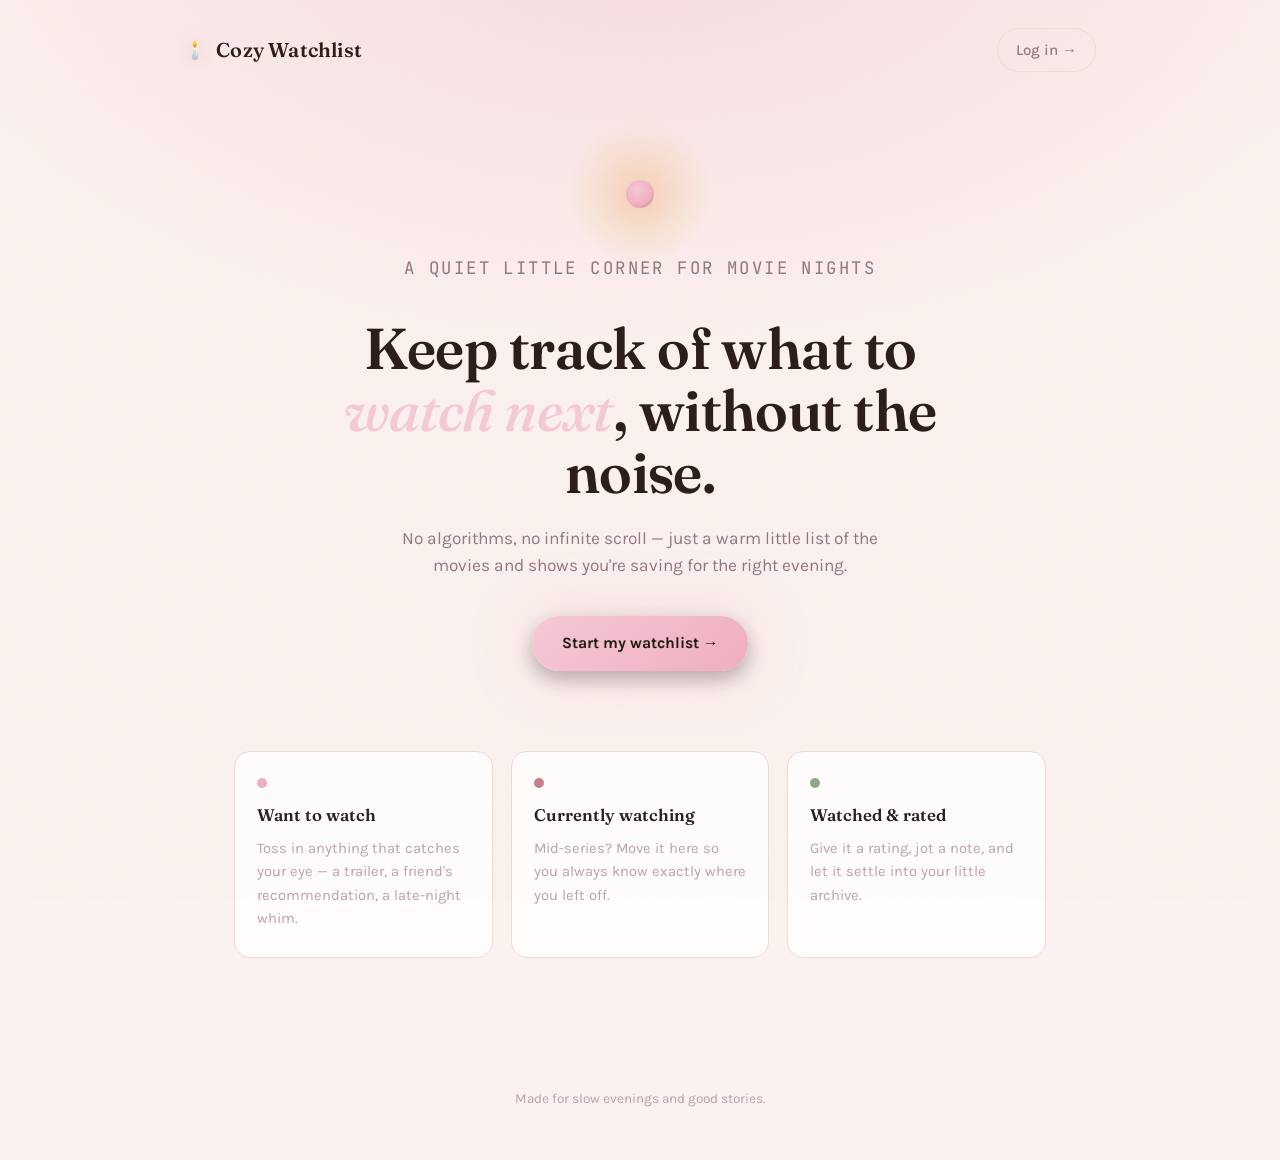
<file: index.html>
<!DOCTYPE html>
<html lang="en">
<head>
  <meta charset="UTF-8" />
  <meta name="viewport" content="width=device-width, initial-scale=1.0" />
  <title>Cozy Watchlist</title>
  <link rel="icon" href="data:image/svg+xml,<svg xmlns=%22http://www.w3.org/2000/svg%22 viewBox=%220 0 100 100%22><text y=%22.9em%22 font-size=%2290%22>🕯️</text></svg>" />
  <link rel="stylesheet" href="style.css" />
</head>
<body>

  <nav class="nav">
    <a href="/" class="nav__brand"><span class="nav__flame">🕯️</span> Cozy Watchlist</a>
    <a href="/login" class="nav__link">Log in →</a>
  </nav>

  <header class="hero">
    <div class="hero__lamp">
      <div class="hero__lamp-glow"></div>
      <div class="hero__lamp-core"></div>
    </div>
    <p class="hero__eyebrow">a quiet little corner for movie nights</p>
    <h1>Keep track of what to <em>watch next</em>, without the noise.</h1>
    <p>No algorithms, no infinite scroll — just a warm little list of the movies and shows you're saving for the right evening.</p>
    <a href="/signup" class="btn btn--primary">Start my watchlist →</a>
  </header>

  <section class="strip">
    <div class="strip__card">
      <div class="dot" style="background:var(--lamp)"></div>
      <h3>Want to watch</h3>
      <p>Toss in anything that catches your eye — a trailer, a friend's recommendation, a late-night whim.</p>
    </div>
    <div class="strip__card">
      <div class="dot" style="background:var(--ember)"></div>
      <h3>Currently watching</h3>
      <p>Mid-series? Move it here so you always know exactly where you left off.</p>
    </div>
    <div class="strip__card">
      <div class="dot" style="background:var(--sage)"></div>
      <h3>Watched &amp; rated</h3>
      <p>Give it a rating, jot a note, and let it settle into your little archive.</p>
    </div>
  </section>

  <footer class="footer">
    Made for slow evenings and good stories.
  </footer>

</body>
</html>
</file>
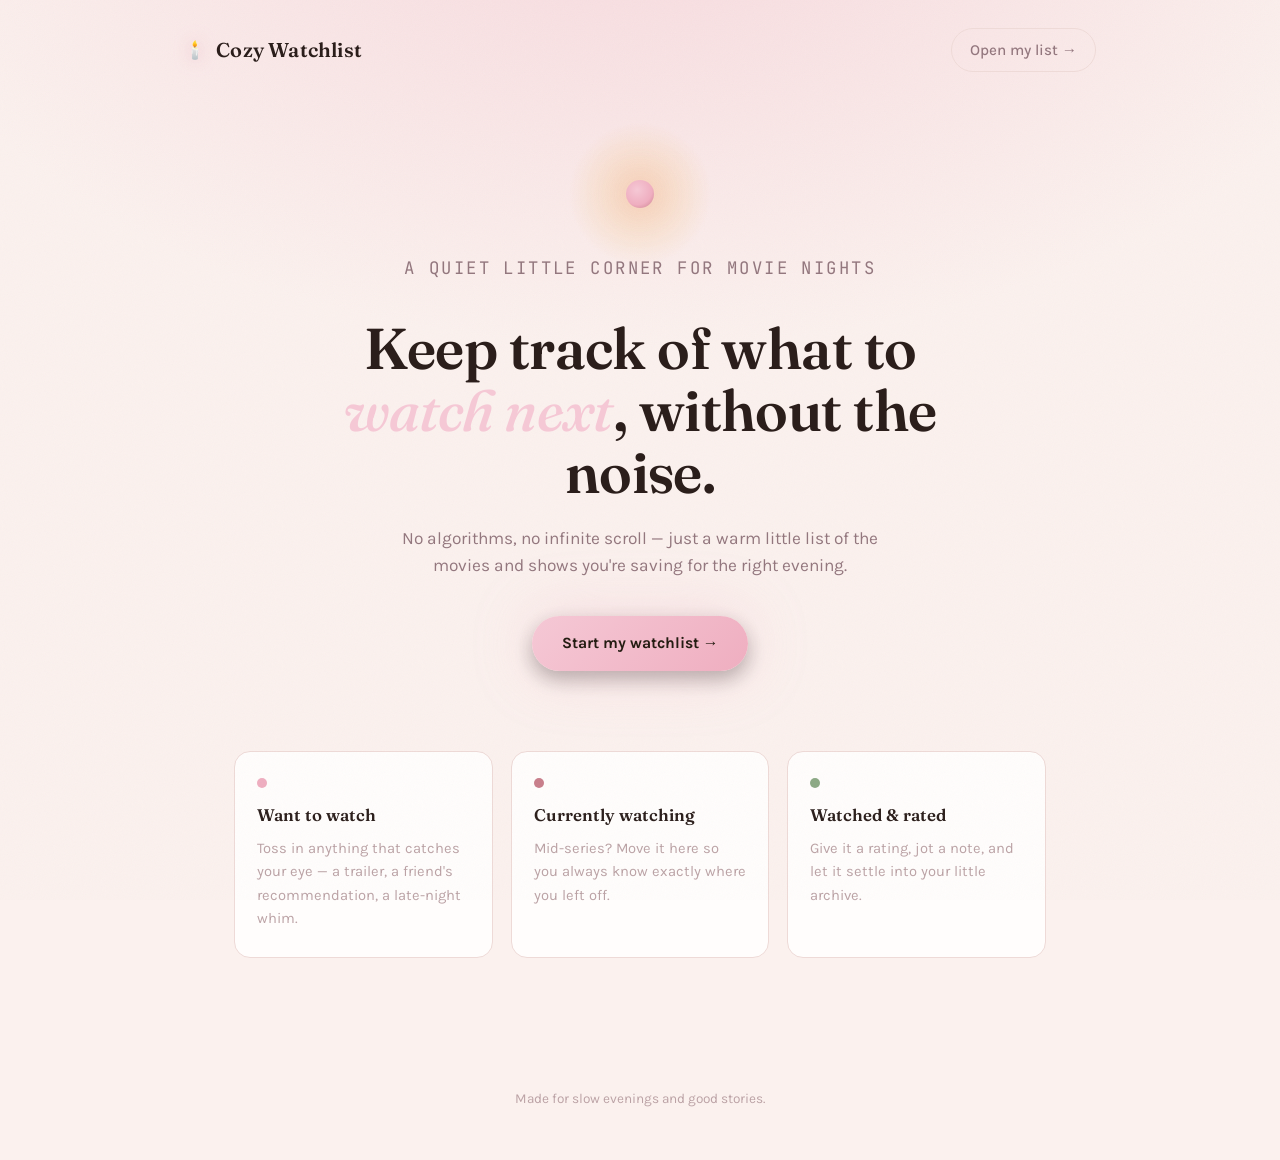
<file: index (1).html>
<!DOCTYPE html>
<html lang="en">
<head>
  <meta charset="UTF-8" />
  <meta name="viewport" content="width=device-width, initial-scale=1.0" />
  <title>Cozy Watchlist</title>
  <link rel="icon" href="data:image/svg+xml,<svg xmlns=%22http://www.w3.org/2000/svg%22 viewBox=%220 0 100 100%22><text y=%22.9em%22 font-size=%2290%22>🕯️</text></svg>" />
  <link rel="stylesheet" href="style.css" />
</head>
<body>

  <nav class="nav">
    <a href="/" class="nav__brand"><span class="nav__flame">🕯️</span> Cozy Watchlist</a>
    <a href="/watchlist" class="nav__link">Open my list →</a>
  </nav>

  <header class="hero">
    <div class="hero__lamp">
      <div class="hero__lamp-glow"></div>
      <div class="hero__lamp-core"></div>
    </div>
    <p class="hero__eyebrow">a quiet little corner for movie nights</p>
    <h1>Keep track of what to <em>watch next</em>, without the noise.</h1>
    <p>No algorithms, no infinite scroll — just a warm little list of the movies and shows you're saving for the right evening.</p>
    <a href="/watchlist" class="btn btn--primary">Start my watchlist →</a>
  </header>

  <section class="strip">
    <div class="strip__card">
      <div class="dot" style="background:var(--lamp)"></div>
      <h3>Want to watch</h3>
      <p>Toss in anything that catches your eye — a trailer, a friend's recommendation, a late-night whim.</p>
    </div>
    <div class="strip__card">
      <div class="dot" style="background:var(--ember)"></div>
      <h3>Currently watching</h3>
      <p>Mid-series? Move it here so you always know exactly where you left off.</p>
    </div>
    <div class="strip__card">
      <div class="dot" style="background:var(--sage)"></div>
      <h3>Watched &amp; rated</h3>
      <p>Give it a rating, jot a note, and let it settle into your little archive.</p>
    </div>
  </section>

  <footer class="footer">
    Made for slow evenings and good stories.
  </footer>

</body>
</html>
</file>
<file: style.css>
/* =========================================================
   Cozy Watchlist — stylesheet
   Palette: dusk aubergine background, warm lamplight accent,
   muted ember secondary, sage for "watched".
   ========================================================= */

@import url('https://fonts.googleapis.com/css2?family=Fraunces:ital,opsz,wght@0,9..144,400;0,9..144,600;1,9..144,500&family=Karla:wght@400;500;700&family=JetBrains+Mono:wght@400;500&display=swap');

:root {
  --bg:            #FBF1EE;
  --bg-soft:       #F6E4E1;
  --surface:       #FFFDFC;
  --surface-hover: #F8E9E7;
  --border:        #EEDAD7;

  --lamp:          #EFAEC0;
  --lamp-soft:     #F5C8D5;
  --ember:         #C97E8B;
  --sage:          #8CA985;

  --text:          #2B1E1B;
  --text-muted:    #93777E;
  --text-faint:    #BBA2A5;

  --font-display: 'Fraunces', serif;
  --font-body: 'Karla', sans-serif;
  --font-mono: 'JetBrains Mono', monospace;

  --radius-sm: 10px;
  --radius-md: 16px;
  --radius-lg: 26px;

  --shadow-soft: 0 10px 30px rgba(160, 110, 100, 0.12);
  --shadow-lamp: 0 0 60px rgba(239, 174, 192, 0.35);
}

* { box-sizing: border-box; }

html { scroll-behavior: smooth; }

body {
  margin: 0;
  background:
    radial-gradient(ellipse 60% 40% at 50% -10%, rgba(239, 174, 192, 0.35), transparent),
    var(--bg);
  color: var(--text);
  font-family: var(--font-body);
  line-height: 1.6;
  min-height: 100vh;
}

::selection { background: var(--lamp); color: #2B1E1B; }

a { color: inherit; }

img { max-width: 100%; display: block; }

/* Faint film-grain / paper texture overlay so flat dark panels don't feel flat */
body::before {
  content: "";
  position: fixed;
  inset: 0;
  pointer-events: none;
  opacity: 0.035;
  z-index: 0;
  background-image: url("data:image/svg+xml,%3Csvg xmlns='http://www.w3.org/2000/svg' width='140' height='140'%3E%3Cfilter id='n'%3E%3CfeTurbulence type='fractalNoise' baseFrequency='0.9' numOctaves='2' stitchTiles='stitch'/%3E%3C/filter%3E%3Crect width='100%25' height='100%25' filter='url(%23n)'/%3E%3C/svg%3E");
}

.container {
  position: relative;
  z-index: 1;
  max-width: 960px;
  margin: 0 auto;
  padding: 0 24px;
}

/* ---------------- Nav ---------------- */

.nav {
  position: relative;
  z-index: 2;
  display: flex;
  align-items: center;
  justify-content: space-between;
  max-width: 960px;
  margin: 0 auto;
  padding: 28px 24px 0;
}

.nav__brand {
  display: flex;
  align-items: center;
  gap: 10px;
  font-family: var(--font-display);
  font-size: 1.25rem;
  font-weight: 600;
  letter-spacing: 0.01em;
  text-decoration: none;
  color: var(--text);
}

.nav__flame {
  font-size: 1.1rem;
  filter: drop-shadow(0 0 8px rgba(239, 174, 192, 0.7));
}

.nav__link {
  font-family: var(--font-body);
  font-weight: 500;
  font-size: 0.95rem;
  text-decoration: none;
  color: var(--text-muted);
  border: 1px solid var(--border);
  padding: 9px 18px;
  border-radius: 999px;
  transition: all 0.2s ease;
}

.nav__link:hover {
  color: var(--bg);
  background: var(--lamp);
  border-color: var(--lamp);
}

/* ---------------- Hero (index.html) ---------------- */

.hero {
  position: relative;
  z-index: 1;
  text-align: center;
  padding: 90px 24px 60px;
  max-width: 720px;
  margin: 0 auto;
}

.hero__lamp {
  width: 64px;
  height: 64px;
  margin: 0 auto 28px;
  position: relative;
}

.hero__lamp-glow {
  position: absolute;
  inset: -40px;
  border-radius: 50%;
  background: radial-gradient(circle, rgba(244, 197, 121, 0.45), transparent 70%);
  animation: flicker 4s ease-in-out infinite;
}

.hero__lamp-core {
  position: absolute;
  inset: 18px;
  border-radius: 50%;
  background: radial-gradient(circle at 40% 35%, var(--lamp-soft), var(--lamp) 60%, var(--ember) 100%);
  box-shadow: 0 0 40px rgba(239, 174, 192, 0.8);
}

@keyframes flicker {
  0%, 100% { opacity: 0.9; transform: scale(1); }
  50% { opacity: 1; transform: scale(1.08); }
  75% { opacity: 0.8; transform: scale(0.97); }
}

.hero__eyebrow {
  font-family: var(--font-mono);
  font-size: 0.78rem;
  letter-spacing: 0.14em;
  text-transform: uppercase;
  color: var(--lamp);
  margin: 0 0 16px;
}

.hero h1 {
  font-family: var(--font-display);
  font-weight: 600;
  font-size: clamp(2.4rem, 5.5vw, 3.6rem);
  line-height: 1.08;
  margin: 0 0 20px;
  letter-spacing: -0.01em;
}

.hero h1 em {
  font-style: italic;
  font-weight: 500;
  color: var(--lamp-soft);
}

.hero p {
  font-size: 1.08rem;
  color: var(--text-muted);
  max-width: 480px;
  margin: 0 auto 36px;
}

.btn {
  display: inline-flex;
  align-items: center;
  gap: 8px;
  font-family: var(--font-body);
  font-weight: 700;
  font-size: 0.98rem;
  padding: 15px 30px;
  border-radius: 999px;
  border: none;
  cursor: pointer;
  text-decoration: none;
  transition: transform 0.15s ease, box-shadow 0.15s ease;
}

.btn--primary {
  background: linear-gradient(135deg, var(--lamp-soft), var(--lamp));
  color: #241C12;
  box-shadow: var(--shadow-lamp), 0 8px 20px rgba(0,0,0,0.3);
}

.btn--primary:hover { transform: translateY(-2px); box-shadow: var(--shadow-lamp), 0 12px 26px rgba(0,0,0,0.35); }

.btn--ghost {
  background: transparent;
  color: var(--text);
  border: 1px solid var(--border);
}

.btn--ghost:hover { border-color: var(--lamp); color: var(--lamp-soft); }

/* ---------------- Feature strip (index.html) ---------------- */

.strip {
  display: grid;
  grid-template-columns: repeat(3, 1fr);
  gap: 18px;
  max-width: 860px;
  margin: 20px auto 100px;
  padding: 0 24px;
}

.strip__card {
  background: var(--surface);
  border: 1px solid var(--border);
  border-radius: var(--radius-md);
  padding: 26px 22px;
  text-align: left;
}

.strip__card .dot {
  width: 10px; height: 10px;
  border-radius: 50%;
  margin-bottom: 14px;
}

.strip__card h3 {
  font-family: var(--font-display);
  font-size: 1.05rem;
  margin: 0 0 8px;
  font-weight: 600;
}

.strip__card p {
  margin: 0;
  color: var(--text-faint);
  font-size: 0.92rem;
}

/* ---------------- Watchlist page header ---------------- */

.page-header {
  padding: 50px 24px 10px;
  max-width: 960px;
  margin: 0 auto;
}

.page-header h1 {
  font-family: var(--font-display);
  font-size: clamp(2rem, 4vw, 2.7rem);
  margin: 0 0 6px;
  font-weight: 600;
}

.page-header p {
  color: var(--text-muted);
  margin: 0 0 26px;
}

.stats {
  display: flex;
  gap: 12px;
  flex-wrap: wrap;
  margin-bottom: 6px;
}

.stat-pill {
  font-family: var(--font-mono);
  font-size: 0.82rem;
  background: var(--surface);
  border: 1px solid var(--border);
  padding: 8px 16px;
  border-radius: 999px;
  color: var(--text-muted);
  display: flex;
  align-items: center;
  gap: 8px;
}

.stat-pill b { color: var(--text); font-weight: 600; }

.stat-pill .swatch { width: 8px; height: 8px; border-radius: 50%; }

/* ---------------- Add form ---------------- */

.add-form {
  max-width: 960px;
  margin: 26px auto 0;
  padding: 0 24px;
}

.add-form__row {
  background: var(--surface);
  border: 1px solid var(--border);
  border-radius: var(--radius-md);
  padding: 20px;
  display: flex;
  gap: 12px;
  flex-wrap: wrap;
  align-items: center;
  box-shadow: var(--shadow-soft);
}

.add-form input[type="text"],
.add-form textarea {
  background: var(--bg-soft);
  border: 1px solid var(--border);
  color: var(--text);
  font-family: var(--font-body);
  font-size: 0.96rem;
  padding: 12px 14px;
  border-radius: var(--radius-sm);
  flex: 1 1 220px;
  min-width: 0;
}

.add-form textarea {
  flex-basis: 100%;
  resize: vertical;
  min-height: 44px;
}

.add-form input::placeholder,
.add-form textarea::placeholder { color: var(--text-faint); }

.add-form input:focus,
.add-form textarea:focus,
.add-form select:focus {
  outline: none;
  border-color: var(--lamp);
  box-shadow: 0 0 0 3px rgba(239, 174, 192, 0.28);
}

.type-toggle {
  display: flex;
  background: var(--bg-soft);
  border: 1px solid var(--border);
  border-radius: var(--radius-sm);
  overflow: hidden;
}

.type-toggle input { display: none; }

.type-toggle label {
  padding: 12px 16px;
  font-size: 0.9rem;
  font-weight: 500;
  color: var(--text-muted);
  cursor: pointer;
  transition: all 0.15s ease;
}

.type-toggle input:checked + label {
  background: var(--lamp);
  color: #241C12;
}

/* ---------------- Filter tabs ---------------- */

.filters {
  max-width: 960px;
  margin: 22px auto 0;
  padding: 0 24px;
  display: flex;
  gap: 8px;
  flex-wrap: wrap;
}

.filter-tab {
  font-family: var(--font-body);
  font-size: 0.88rem;
  font-weight: 500;
  background: transparent;
  border: 1px solid var(--border);
  color: var(--text-muted);
  padding: 9px 16px;
  border-radius: 999px;
  cursor: pointer;
  transition: all 0.15s ease;
}

.filter-tab:hover { border-color: var(--lamp); color: var(--text); }

.filter-tab.active {
  background: var(--surface-hover);
  border-color: var(--lamp);
  color: var(--lamp-soft);
}

/* ---------------- Ticket-stub cards ---------------- */

.grid {
  max-width: 960px;
  margin: 26px auto 90px;
  padding: 0 24px;
  display: grid;
  grid-template-columns: repeat(auto-fill, minmax(280px, 1fr));
  gap: 20px;
}

.ticket {
  position: relative;
  background: var(--surface);
  border: 1px solid var(--border);
  border-radius: var(--radius-md);
  box-shadow: var(--shadow-soft);
  overflow: visible;
  display: flex;
  flex-direction: column;
  animation: rise 0.35s ease both;
}

@keyframes rise {
  from { opacity: 0; transform: translateY(10px); }
  to { opacity: 1; transform: translateY(0); }
}

.ticket__main {
  padding: 20px 20px 16px;
  flex: 1;
}

.ticket__top {
  display: flex;
  justify-content: space-between;
  align-items: flex-start;
  gap: 10px;
  margin-bottom: 10px;
}

.ticket__type {
  font-family: var(--font-mono);
  font-size: 0.68rem;
  letter-spacing: 0.08em;
  text-transform: uppercase;
  padding: 4px 9px;
  border-radius: 999px;
  color: #241C12;
  white-space: nowrap;
}

.ticket__type--movie { background: var(--lamp-soft); }
.ticket__type--tv { background: var(--sage); }

.ticket__title {
  font-family: var(--font-display);
  font-size: 1.2rem;
  font-weight: 600;
  margin: 0 0 8px;
  line-height: 1.25;
}

.ticket__notes {
  font-size: 0.88rem;
  color: var(--text-faint);
  margin: 0 0 12px;
}

.ticket__rating {
  display: flex;
  gap: 3px;
  margin-bottom: 4px;
}

.star {
  cursor: pointer;
  font-size: 1.05rem;
  color: var(--border);
  transition: color 0.12s ease, transform 0.12s ease;
}

.star:hover { transform: scale(1.15); }
.star.filled { color: var(--lamp); }

/* Perforated tear between the main stub and the action stub */
.ticket__perf {
  position: relative;
  border-top: 2px dashed var(--border);
  margin: 0 4px;
}

.ticket__perf::before,
.ticket__perf::after {
  content: "";
  position: absolute;
  top: -9px;
  width: 18px;
  height: 18px;
  border-radius: 50%;
  background: var(--bg);
  border: 1px solid var(--border);
}

.ticket__perf::before { left: -13px; }
.ticket__perf::after { right: -13px; }

.ticket__foot {
  display: flex;
  align-items: center;
  justify-content: space-between;
  padding: 14px 20px 18px;
}

.status-select {
  font-family: var(--font-mono);
  font-size: 0.76rem;
  background: var(--bg-soft);
  border: 1px solid var(--border);
  color: var(--text-muted);
  padding: 7px 10px;
  border-radius: var(--radius-sm);
  cursor: pointer;
}

.status-select:focus { outline: none; border-color: var(--lamp); }

.ticket__delete {
  background: none;
  border: none;
  color: var(--text-faint);
  cursor: pointer;
  font-size: 1rem;
  padding: 4px 6px;
  border-radius: 6px;
  transition: all 0.15s ease;
}

.ticket__delete:hover { color: var(--ember); background: rgba(203, 110, 82, 0.12); }

.ticket--watched { border-color: rgba(147, 172, 140, 0.4); }
.ticket--watching { border-color: rgba(239, 174, 192, 0.5); }

/* ---------------- Empty state ---------------- */

.empty {
  max-width: 960px;
  margin: 40px auto 90px;
  padding: 60px 24px;
  text-align: center;
  color: var(--text-faint);
}

.empty__icon { font-size: 2rem; margin-bottom: 14px; opacity: 0.6; }

.empty h3 {
  font-family: var(--font-display);
  color: var(--text-muted);
  font-weight: 600;
  margin: 0 0 6px;
}

/* ---------------- Toast ---------------- */

.toast {
  position: fixed;
  bottom: 26px;
  left: 50%;
  transform: translateX(-50%) translateY(20px);
  background: var(--surface-hover);
  border: 1px solid var(--lamp);
  color: var(--text);
  padding: 12px 22px;
  border-radius: 999px;
  font-size: 0.9rem;
  box-shadow: var(--shadow-soft);
  opacity: 0;
  pointer-events: none;
  transition: all 0.25s ease;
  z-index: 10;
}

.toast.show {
  opacity: 1;
  transform: translateX(-50%) translateY(0);
}

/* ---------------- Footer ---------------- */

.footer {
  text-align: center;
  padding: 30px 24px 50px;
  color: var(--text-faint);
  font-size: 0.85rem;
}

/* ---------------- Auth pages (login / signup) ---------------- */

.auth-wrap {
  min-height: calc(100vh - 90px);
  display: flex;
  align-items: center;
  justify-content: center;
  padding: 40px 24px;
}

.auth-card {
  width: 100%;
  max-width: 380px;
  background: var(--surface);
  border: 1px solid var(--border);
  border-radius: var(--radius-lg);
  box-shadow: var(--shadow-soft);
  padding: 34px 30px;
  display: flex;
  flex-direction: column;
}

.auth-card h1 {
  font-family: var(--font-display);
  font-size: 1.7rem;
  font-weight: 600;
  margin: 0 0 6px;
}

.auth-sub {
  color: var(--text-muted);
  font-size: 0.92rem;
  margin: 0 0 24px;
}

.auth-card label {
  font-family: var(--font-mono);
  font-size: 0.76rem;
  letter-spacing: 0.06em;
  text-transform: uppercase;
  color: var(--text-faint);
  margin: 14px 0 6px;
}

.auth-card input {
  background: var(--bg-soft);
  border: 1px solid var(--border);
  color: var(--text);
  font-family: var(--font-body);
  font-size: 0.96rem;
  padding: 12px 14px;
  border-radius: var(--radius-sm);
}

.auth-card input:focus {
  outline: none;
  border-color: var(--lamp);
  box-shadow: 0 0 0 3px rgba(239, 174, 192, 0.28);
}

.auth-hint {
  font-size: 0.78rem;
  color: var(--text-faint);
  margin: 6px 0 0;
}

.auth-error {
  display: none;
  font-size: 0.86rem;
  color: var(--ember);
  background: rgba(203, 110, 82, 0.12);
  border: 1px solid rgba(203, 110, 82, 0.4);
  border-radius: var(--radius-sm);
  padding: 10px 14px;
  margin: 16px 0 0;
}

.auth-error.show { display: block; }

.auth-submit {
  margin-top: 22px;
  width: 100%;
  justify-content: center;
}

.auth-switch {
  text-align: center;
  font-size: 0.88rem;
  color: var(--text-muted);
  margin: 18px 0 0;
}

.auth-switch a {
  color: var(--lamp-soft);
  font-weight: 600;
  text-decoration: none;
}

.auth-switch a:hover { text-decoration: underline; }

/* ---------------- Responsive ---------------- */

@media (max-width: 640px) {
  .strip { grid-template-columns: 1fr; }
  .nav { padding-top: 22px; }
  .hero { padding-top: 60px; }
}

@media (prefers-reduced-motion: reduce) {
  .hero__lamp-glow { animation: none; }
  .ticket { animation: none; }
}
</file>
